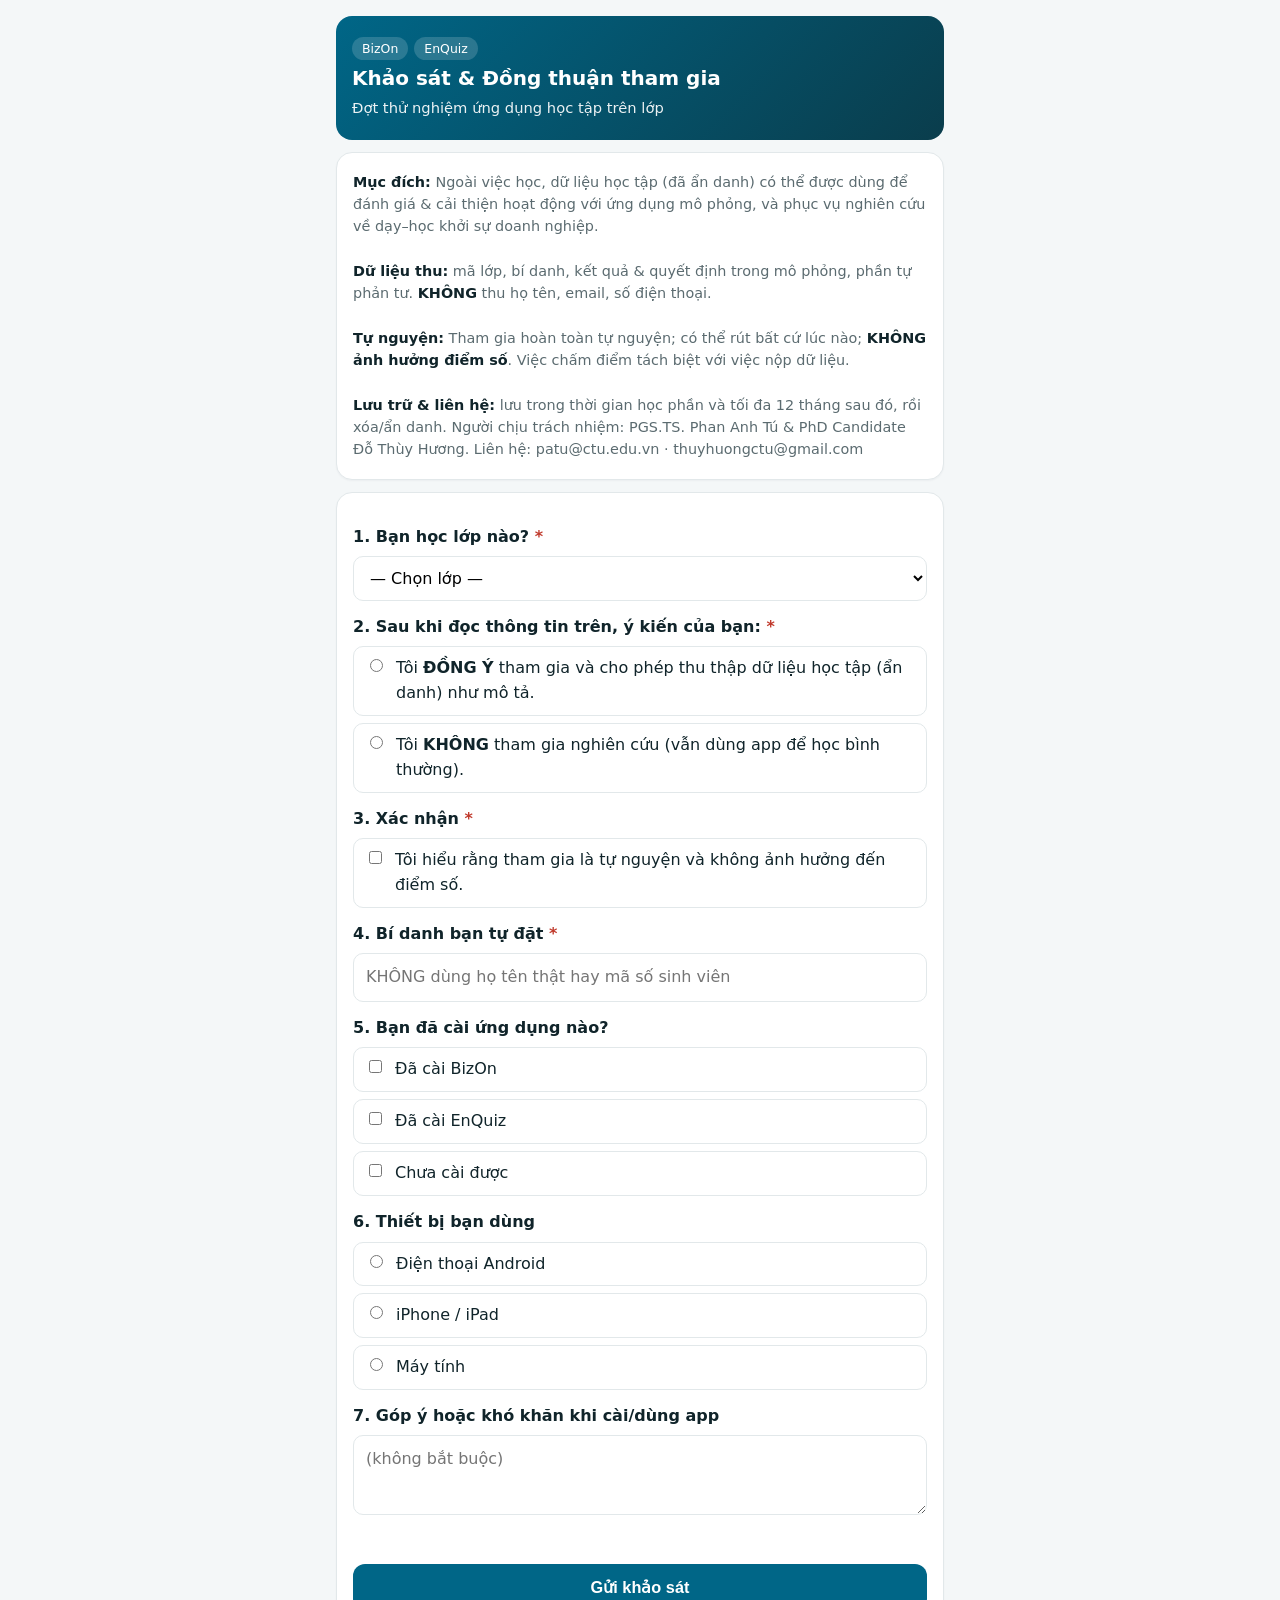
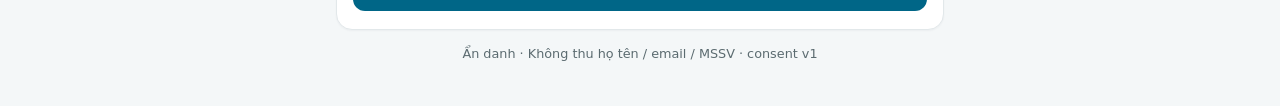
<file: khaosat/index.html>
<!doctype html><html lang="vi"><head>
<meta charset="utf-8"><meta name="viewport" content="width=device-width, initial-scale=1">
<meta name="robots" content="noindex">
<title>Khảo sát & Đồng thuận · BizOn / EnQuiz</title>
<style>
:root{--teal:#006687;--ink:#10242a;--muted:#5b6b70;--line:#e2e8ea;--bg:#f4f7f8}
*{box-sizing:border-box}
body{margin:0;background:var(--bg);color:var(--ink);font:16px/1.55 system-ui,-apple-system,Segoe UI,Roboto,'Be Vietnam Pro',sans-serif}
.wrap{max-width:640px;margin:0 auto;padding:16px}
.card{background:#fff;border:1px solid var(--line);border-radius:16px;padding:18px 16px;margin:12px 0;box-shadow:0 1px 2px rgba(16,36,42,.04)}
.head{background:linear-gradient(135deg,var(--teal),#0a3d4c);color:#fff;border-radius:16px;padding:20px 16px}
.head h1{margin:.1em 0;font-size:1.25rem}
.head p{margin:.2em 0 0;opacity:.92;font-size:.92rem}
.badge{display:inline-block;background:rgba(255,255,255,.16);border-radius:999px;padding:2px 10px;font-size:.78rem;margin-right:6px}
h2{font-size:1rem;margin:.2em 0 .6em}
.info{font-size:.9rem;color:var(--muted)}
.info b{color:var(--ink)}
label.q{display:block;font-weight:600;margin:14px 0 6px}
.req{color:#c0392b}
select,input[type=text],textarea{width:100%;padding:11px 12px;border:1px solid var(--line);border-radius:10px;font:inherit;background:#fff}
textarea{min-height:80px;resize:vertical}
.opt{display:flex;gap:10px;align-items:flex-start;padding:9px 11px;border:1px solid var(--line);border-radius:10px;margin:7px 0;cursor:pointer}
.opt input{margin-top:3px}
.opt span{flex:1}
button{width:100%;margin-top:18px;background:var(--teal);color:#fff;border:0;border-radius:12px;padding:14px;font-weight:700;font-size:1.02rem;cursor:pointer}
button:disabled{opacity:.6}
.err{color:#c0392b;font-size:.88rem;margin-top:8px;min-height:1.1em}
.hp{position:absolute;left:-9999px;top:-9999px}
.done{text-align:center;padding:26px 8px}
.done .tick{width:64px;height:64px;border-radius:50%;background:#e6f4ea;color:#1e7a43;display:grid;place-items:center;margin:0 auto 12px;font-size:34px}
.foot{font-size:.8rem;color:var(--muted);text-align:center;margin:14px 0 26px}
</style></head><body>
<div class="wrap">
  <div class="head">
    <span class="badge">BizOn</span><span class="badge">EnQuiz</span>
    <h1>Khảo sát &amp; Đồng thuận tham gia</h1>
    <p>Đợt thử nghiệm ứng dụng học tập trên lớp</p>
  </div>

  <div id="form">
  <div class="card info">
    <b>Mục đích:</b> Ngoài việc học, dữ liệu học tập (đã ẩn danh) có thể được dùng để đánh giá &amp; cải thiện hoạt động với ứng dụng mô phỏng, và phục vụ nghiên cứu về dạy–học khởi sự doanh nghiệp.<br><br>
    <b>Dữ liệu thu:</b> mã lớp, bí danh, kết quả &amp; quyết định trong mô phỏng, phần tự phản tư. <b>KHÔNG</b> thu họ tên, email, số điện thoại.<br><br>
    <b>Tự nguyện:</b> Tham gia hoàn toàn tự nguyện; có thể rút bất cứ lúc nào; <b>KHÔNG ảnh hưởng điểm số</b>. Việc chấm điểm tách biệt với việc nộp dữ liệu.<br><br>
    <b>Lưu trữ &amp; liên hệ:</b> lưu trong thời gian học phần và tối đa 12 tháng sau đó, rồi xóa/ẩn danh. Người chịu trách nhiệm: PGS.TS. Phan Anh Tú &amp; PhD Candidate Đỗ Thùy Hương. Liên hệ: patu@ctu.edu.vn &middot; thuyhuongctu@gmail.com
  </div>

  <div class="card">
    <label class="q">1. Bạn học lớp nào? <span class="req">*</span></label>
    <select id="lop">
      <option value="">— Chọn lớp —</option>
      <option value="KT330H-M01">KT330H · M01 (CTU, Thầy Tú)</option>
      <option value="KT330H-M02">KT330H · M02 (CTU, Thầy Tú)</option>
      <option value="KT338">KT338 (CTU, Thầy Tú)</option>
      <option value="EC1606">EC1606 · Khởi sự doanh nghiệp</option>
      <option value="Khac">Khác</option>
    </select>

    <label class="q">2. Sau khi đọc thông tin trên, ý kiến của bạn: <span class="req">*</span></label>
    <label class="opt"><input type="radio" name="dy" value="dong_y"><span>Tôi <b>ĐỒNG Ý</b> tham gia và cho phép thu thập dữ liệu học tập (ẩn danh) như mô tả.</span></label>
    <label class="opt"><input type="radio" name="dy" value="khong"><span>Tôi <b>KHÔNG</b> tham gia nghiên cứu (vẫn dùng app để học bình thường).</span></label>

    <label class="q">3. Xác nhận <span class="req">*</span></label>
    <label class="opt"><input type="checkbox" id="hieu"><span>Tôi hiểu rằng tham gia là tự nguyện và không ảnh hưởng đến điểm số.</span></label>

    <label class="q">4. Bí danh bạn tự đặt <span class="req">*</span></label>
    <input type="text" id="bidanh" maxlength="80" placeholder="KHÔNG dùng họ tên thật hay mã số sinh viên">

    <label class="q">5. Bạn đã cài ứng dụng nào?</label>
    <label class="opt"><input type="checkbox" class="cai" value="BizOn"><span>Đã cài BizOn</span></label>
    <label class="opt"><input type="checkbox" class="cai" value="EnQuiz"><span>Đã cài EnQuiz</span></label>
    <label class="opt"><input type="checkbox" class="cai" value="Chua"><span>Chưa cài được</span></label>

    <label class="q">6. Thiết bị bạn dùng</label>
    <label class="opt"><input type="radio" name="tb" value="Android"><span>Điện thoại Android</span></label>
    <label class="opt"><input type="radio" name="tb" value="iPhone/iPad"><span>iPhone / iPad</span></label>
    <label class="opt"><input type="radio" name="tb" value="May tinh"><span>Máy tính</span></label>

    <label class="q">7. Góp ý hoặc khó khăn khi cài/dùng app</label>
    <textarea id="gopy" maxlength="2000" placeholder="(không bắt buộc)"></textarea>

    <input class="hp" type="text" id="website" tabindex="-1" autocomplete="off" aria-hidden="true">
    <div class="err" id="err"></div>
    <button id="send">Gửi khảo sát</button>
  </div>
  </div>

  <div id="thanks" class="card done" style="display:none">
    <div class="tick">&#10003;</div>
    <h2>Cảm ơn bạn đã trả lời!</h2>
    <p class="info">Bạn có thể đóng trang này. Nếu chưa cài app, hãy làm theo hướng dẫn của giảng viên.</p>
  </div>

  <div class="foot">Ẩn danh &middot; Không thu họ tên / email / MSSV &middot; consent v1</div>
</div>

<script>
(function(){
  var ENDPOINT='https://kdpjlbqvdlntsfhrmchm.supabase.co/functions/v1/khaosat';
  var btn=document.getElementById('send'), err=document.getElementById('err');
  function val(sel){var el=document.querySelector(sel);return el?el.value:'';}
  function radio(name){var el=document.querySelector('input[name="'+name+'"]:checked');return el?el.value:'';}
  btn.addEventListener('click', async function(){
    err.textContent='';
    var lop=val('#lop'), dy=radio('dy'), hieu=document.getElementById('hieu').checked, bidanh=val('#bidanh').trim();
    if(!lop){err.textContent='Vui lòng chọn lớp.';return;}
    if(!dy){err.textContent='Vui lòng chọn ý kiến đồng thuận.';return;}
    if(!hieu){err.textContent='Vui lòng tích xác nhận ở mục 3.';return;}
    if(!bidanh){err.textContent='Vui lòng nhập bí danh.';return;}
    var cai=[].slice.call(document.querySelectorAll('.cai:checked')).map(function(x){return x.value;});
    var payload={lop:lop,dong_y:dy,hieu_tu_nguyen:hieu,bi_danh:bidanh,da_cai:cai,thiet_bi:radio('tb'),gop_y:val('#gopy').trim(),website:val('#website'),client_ts:new Date().toISOString()};
    btn.disabled=true; btn.textContent='Đang gửi...';
    try{
      var r=await fetch(ENDPOINT,{method:'POST',headers:{'Content-Type':'application/json'},body:JSON.stringify(payload)});
      var d=await r.json();
      if(d && d.ok){document.getElementById('form').style.display='none';document.getElementById('thanks').style.display='block';window.scrollTo(0,0);}
      else{err.textContent=(d&&d.error)?('Lỗi: '+d.error):'Gửi thất bại, thử lại.';btn.disabled=false;btn.textContent='Gửi khảo sát';}
    }catch(e){err.textContent='Lỗi mạng, thử lại.';btn.disabled=false;btn.textContent='Gửi khảo sát';}
  });
})();
</script>
</body></html>
</file>
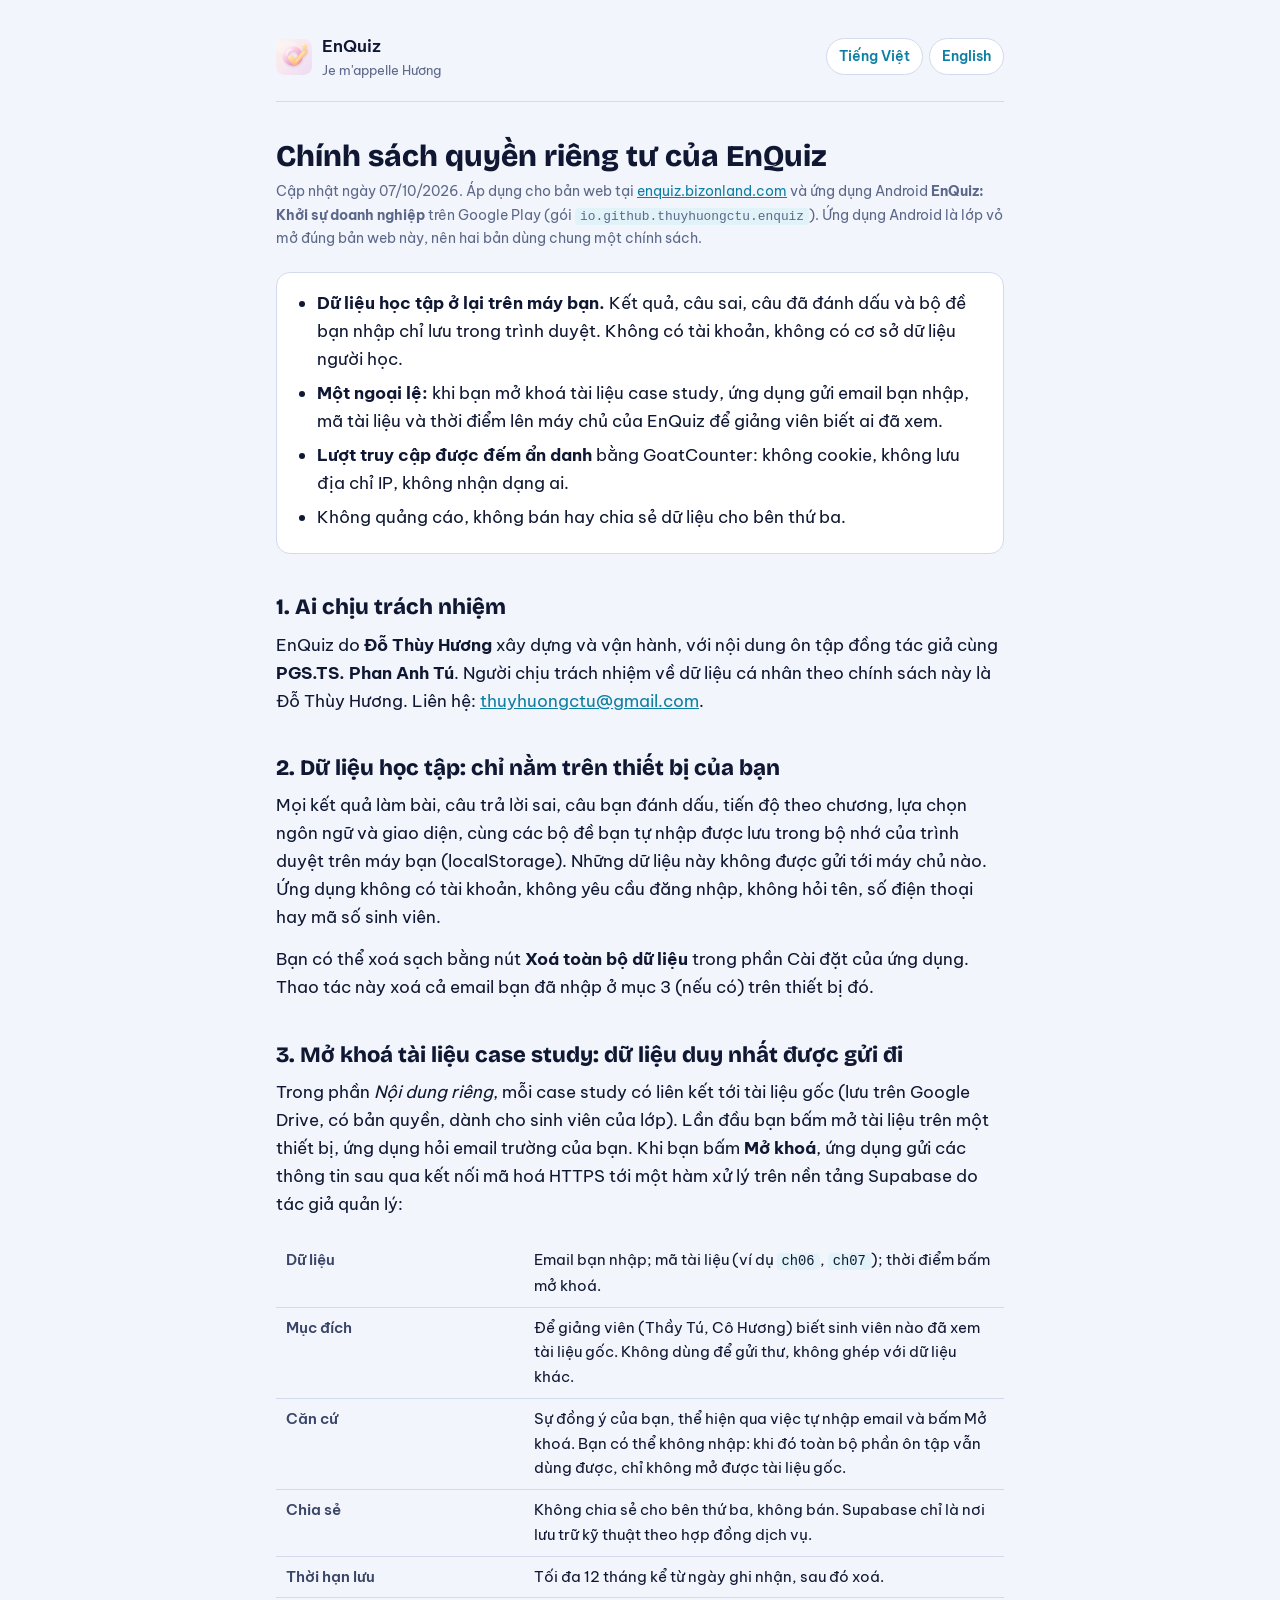
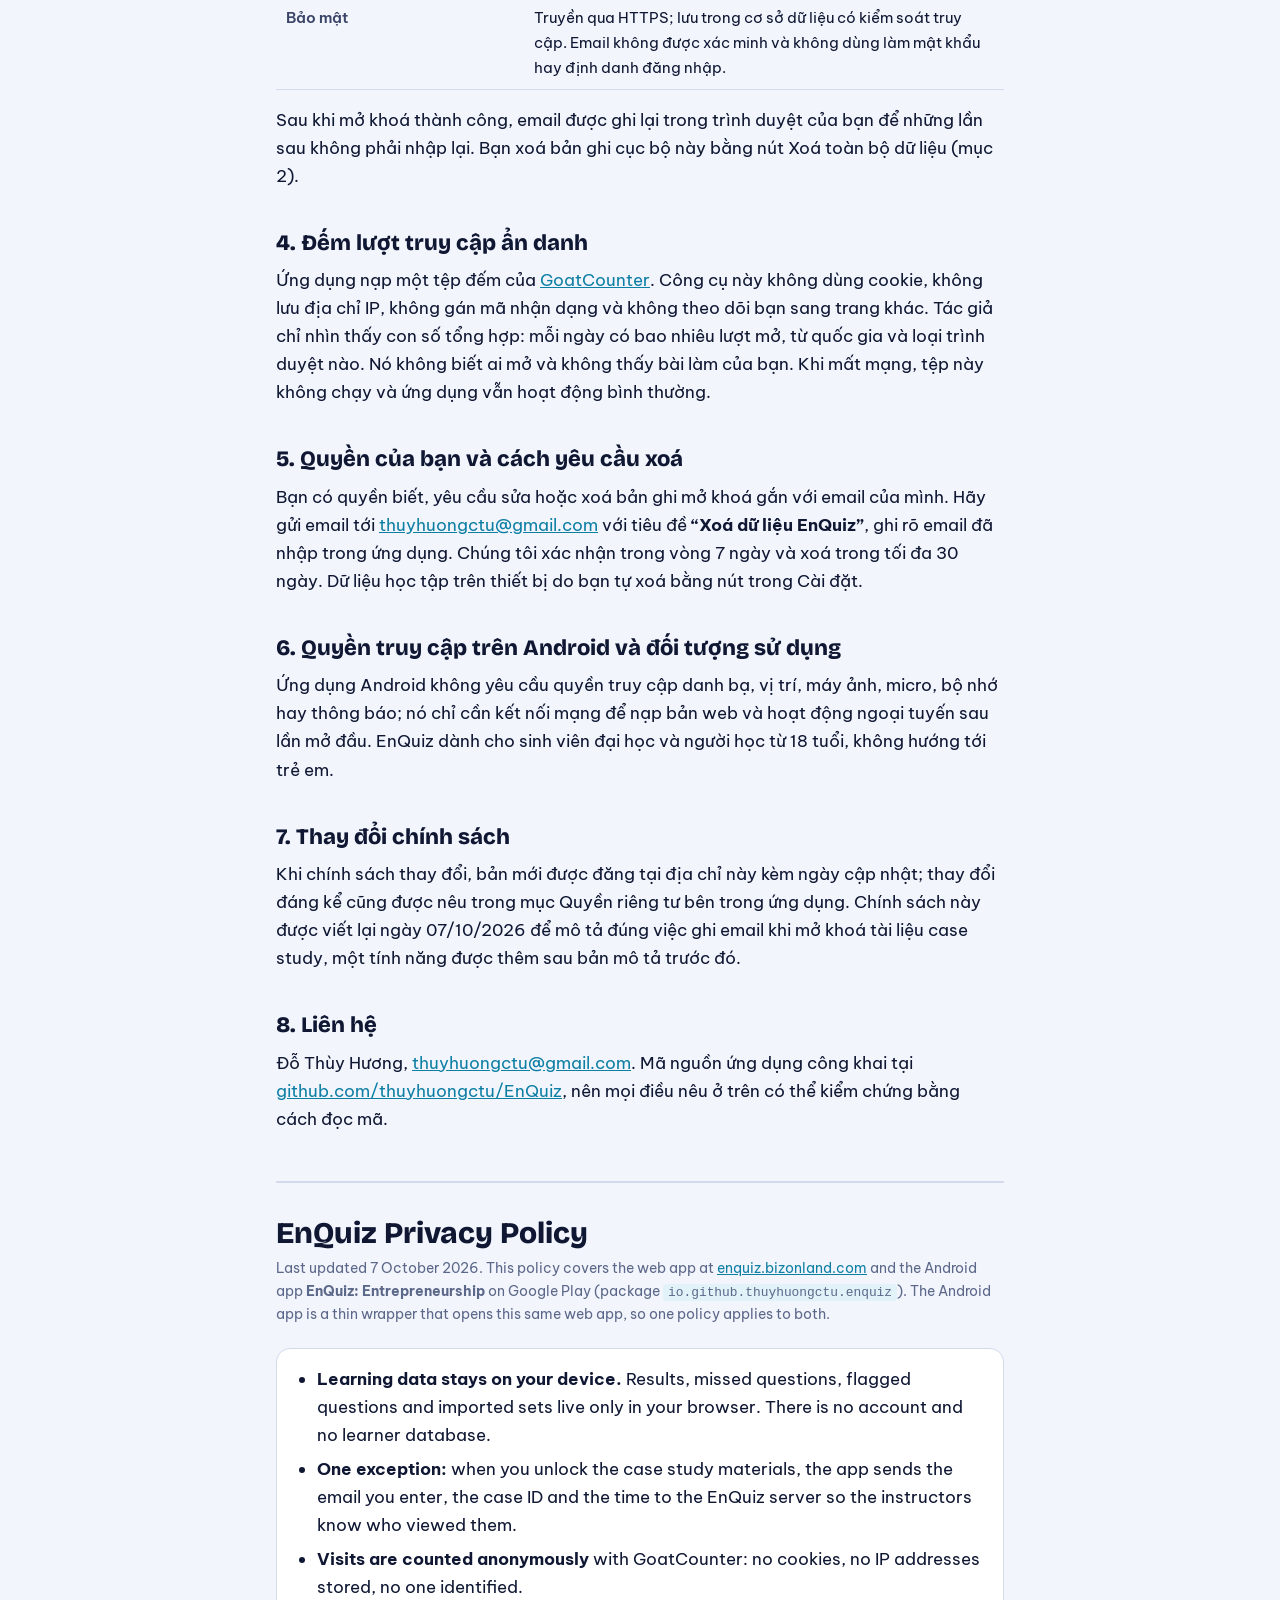
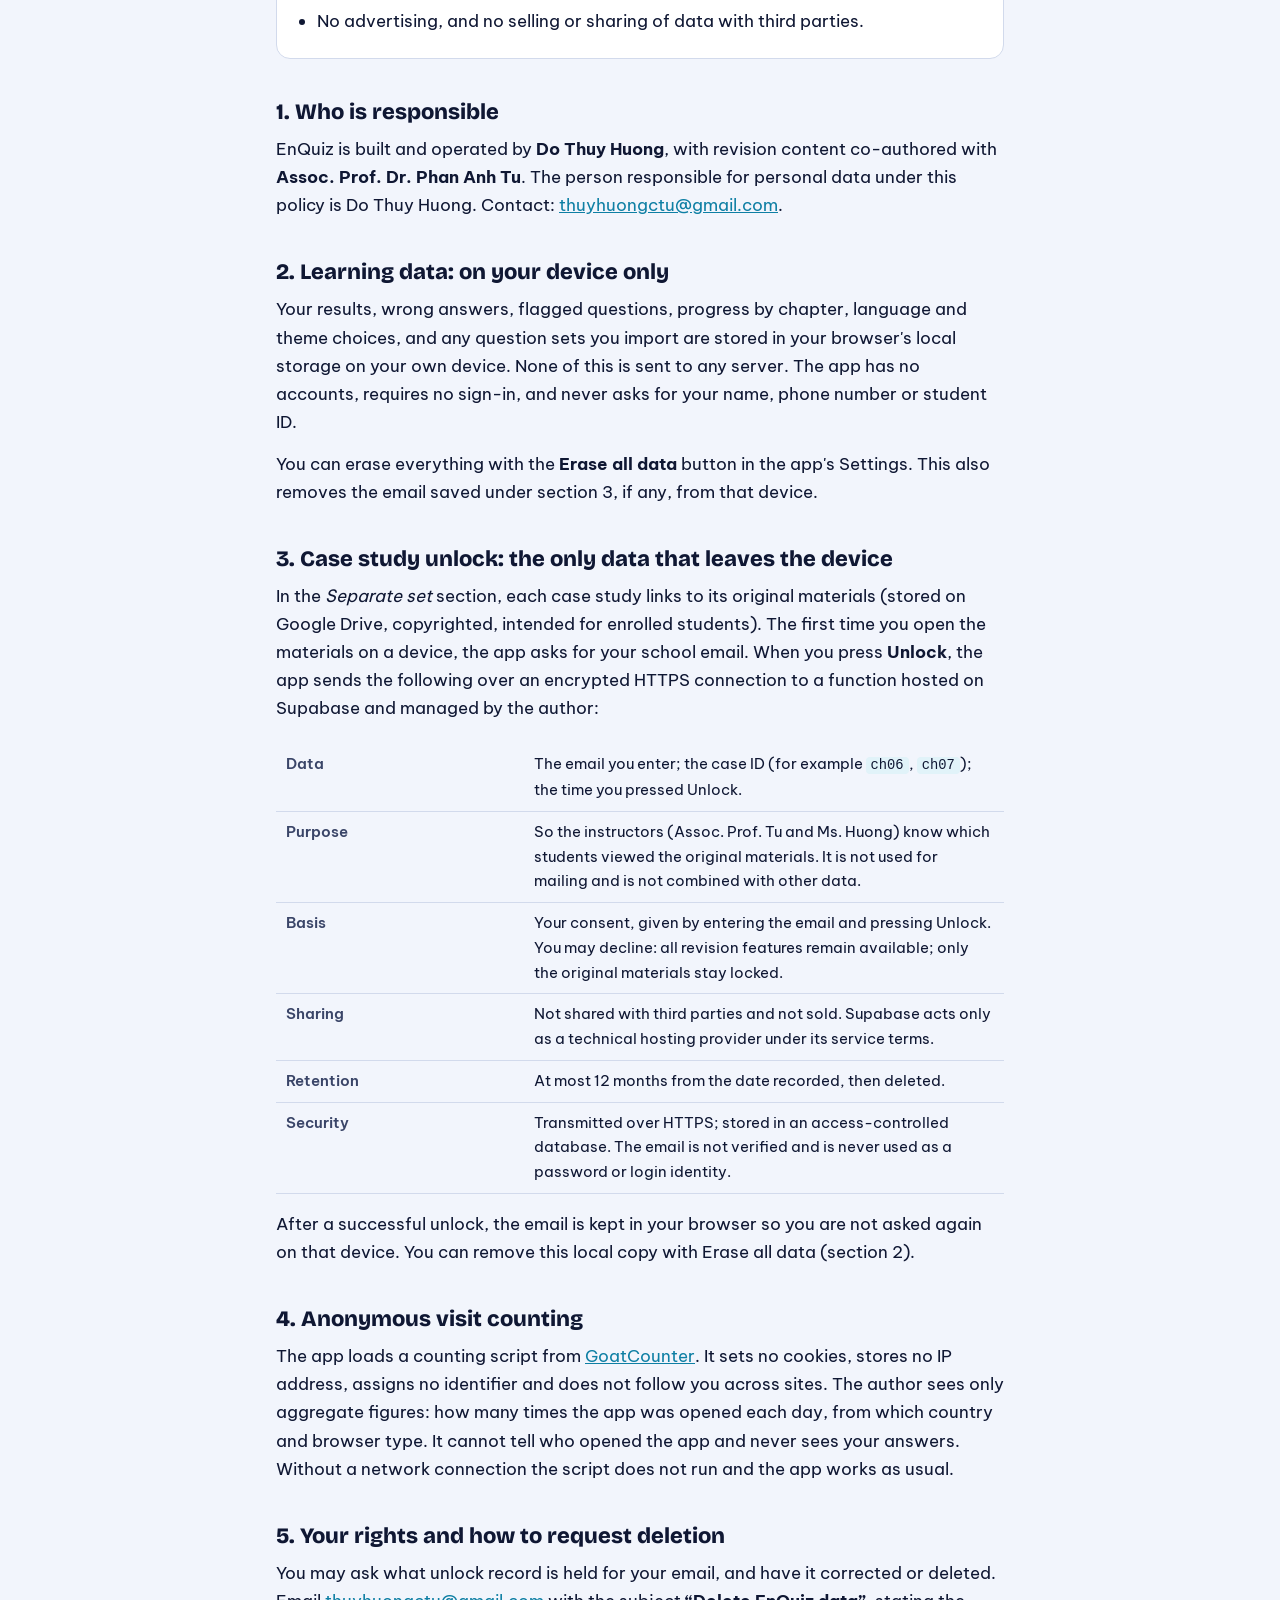
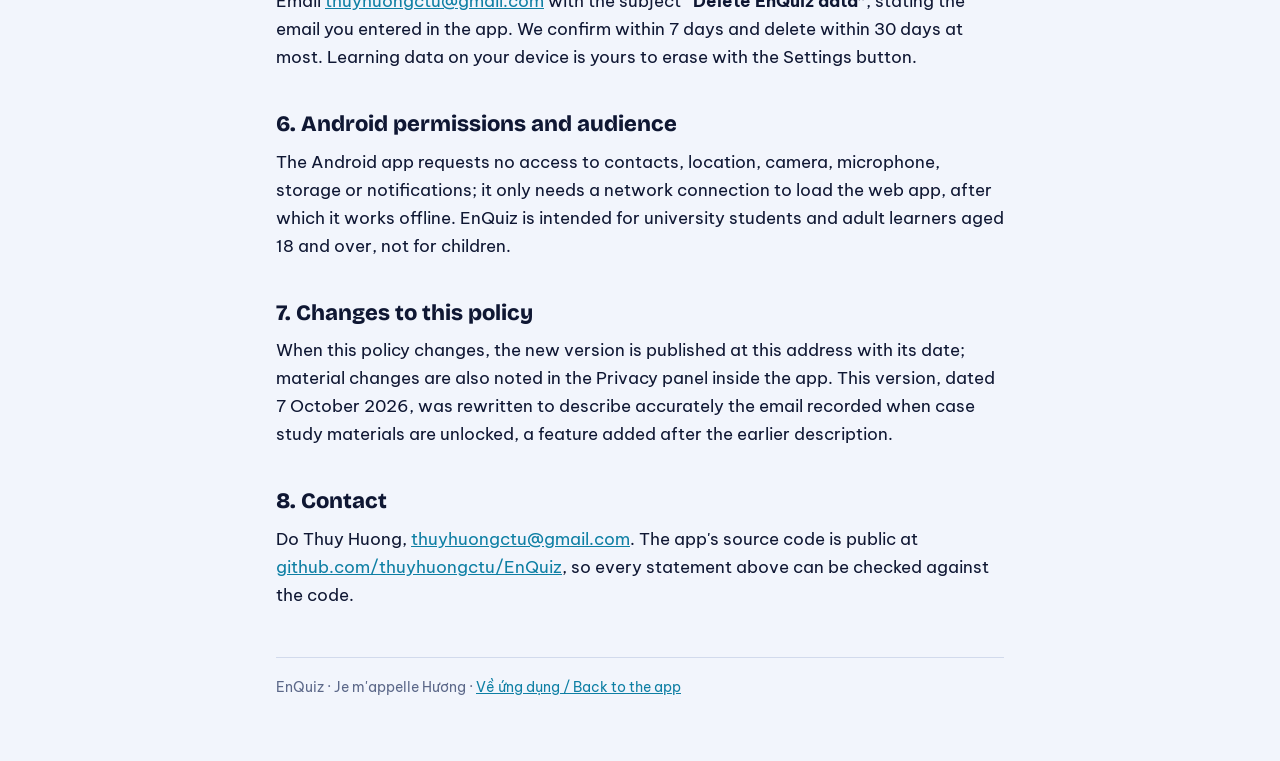
<file: chinh-sach.html>
<!DOCTYPE html>
<html lang="vi">
<head>
<meta charset="UTF-8">
<meta name="viewport" content="width=device-width, initial-scale=1, viewport-fit=cover">
<meta name="description" content="Chính sách quyền riêng tư của EnQuiz: dữ liệu học tập ở lại trên máy; chỉ ghi email khi mở khoá tài liệu case study; đếm lượt truy cập ẩn danh.">
<meta name="author" content="Đỗ Thùy Hương và Phan Anh Tú">
<meta name="robots" content="index, follow">
<meta name="theme-color" content="#F2F5FC" media="(prefers-color-scheme: light)">
<meta name="theme-color" content="#060A1C" media="(prefers-color-scheme: dark)">
<title>Chính sách quyền riêng tư · Privacy Policy | EnQuiz</title>
<link rel="canonical" href="https://enquiz.bizonland.com/chinh-sach.html">
<link rel="icon" href="assets/img/logo.svg" type="image/svg+xml">
<link rel="icon" href="assets/icons/favicon-32.png" sizes="32x32">
<link rel="stylesheet" href="assets/css/fonts.css">
<style>
  /* Trang tĩnh, không mã JavaScript, không gọi ra ngoài. Phông nhúng sẵn trong kho. */
  :root {
    color-scheme: light dark;
    --bg: #F2F5FC;
    --surface: #ffffff;
    --border: #D2DAEC;
    --text: #0F1733;
    --text-soft: #3A4568;
    --muted: #5C6889;
    --primary: #0E7FA4;
    --primary-soft: #E1F3F9;
    --secondary: #B85585;
    --secondary-soft: #FBEAF2;
    --note-bg: #FFF7E6;
    --note-border: #F0D9A6;
  }
  @media (prefers-color-scheme: dark) {
    :root {
      --bg: #060A1C;
      --surface: #0D1430;
      --border: #26325C;
      --text: #E9EEF7;
      --text-soft: #C3CDE2;
      --muted: #9BA8C4;
      --primary: #62D6F5;
      --primary-soft: #11304A;
      --secondary: #F09DC6;
      --secondary-soft: #3A1F33;
      --note-bg: #2A2410;
      --note-border: #5A4A1E;
    }
  }
  * { box-sizing: border-box; }
  html { -webkit-text-size-adjust: 100%; }
  body {
    margin: 0;
    background: var(--bg);
    color: var(--text);
    font-family: 'Be Vietnam Pro', 'Segoe UI', system-ui, sans-serif;
    font-size: 17px;
    line-height: 1.65;
  }
  .wrap { max-width: 760px; margin: 0 auto; padding: 24px 16px 64px; }
  header.top {
    display: flex; align-items: center; justify-content: space-between; gap: 12px;
    padding: 8px 0 20px; border-bottom: 1px solid var(--border); margin-bottom: 28px;
  }
  .brand { display: flex; align-items: center; gap: 10px; text-decoration: none; color: var(--text); font-weight: 600; }
  .brand img { width: 36px; height: 36px; }
  .brand small { display: block; font-weight: 400; color: var(--muted); font-size: 13px; }
  nav.lang { display: flex; gap: 6px; }
  nav.lang a {
    text-decoration: none; color: var(--primary); font-size: 14px; font-weight: 600;
    padding: 6px 12px; border: 1px solid var(--border); border-radius: 999px; background: var(--surface);
  }
  h1, h2, h3 {
    font-family: 'Bricolage Grotesque', 'Be Vietnam Pro', system-ui, sans-serif;
    line-height: 1.2; text-wrap: balance; margin: 0;
  }
  h1 { font-size: 30px; font-weight: 800; margin-bottom: 6px; }
  h2 { font-size: 22px; font-weight: 800; margin: 40px 0 10px; }
  h3 { font-size: 17px; font-weight: 600; margin: 24px 0 6px; }
  .meta { color: var(--muted); font-size: 14px; margin: 0 0 22px; }
  p { margin: 0 0 14px; }
  ul { margin: 0 0 14px; padding-left: 22px; }
  li { margin-bottom: 6px; }
  a { color: var(--primary); }
  code { font-family: ui-monospace, Consolas, monospace; font-size: 0.92em; background: var(--primary-soft); padding: 1px 5px; border-radius: 4px; }
  .summary {
    background: var(--surface); border: 1px solid var(--border); border-radius: 14px;
    padding: 16px 18px; margin: 0 0 8px;
  }
  .summary ul { margin: 0; }
  .note {
    background: var(--note-bg); border: 1px solid var(--note-border); border-radius: 12px;
    padding: 12px 16px; margin: 14px 0; font-size: 15px;
  }
  table { border-collapse: collapse; width: 100%; font-size: 15px; margin: 8px 0 16px; }
  th, td { text-align: left; vertical-align: top; padding: 8px 10px; border-bottom: 1px solid var(--border); }
  th { color: var(--text-soft); font-weight: 600; width: 34%; }
  .tablewrap { overflow-x: auto; }
  section.lang-block { padding-top: 8px; }
  section.lang-block + section.lang-block { margin-top: 48px; padding-top: 32px; border-top: 2px solid var(--border); }
  footer { margin-top: 48px; padding-top: 18px; border-top: 1px solid var(--border); color: var(--muted); font-size: 14px; }
  a:focus-visible { outline: 2px solid var(--secondary); outline-offset: 2px; }
</style>
</head>
<body>
<div class="wrap">

<header class="top">
  <a class="brand" href="./">
    <img src="assets/img/logo.svg" alt="" width="36" height="36">
    <span>EnQuiz<small>Je m'appelle Hương</small></span>
  </a>
  <nav class="lang" aria-label="Ngôn ngữ / Language">
    <a href="#vi">Tiếng Việt</a>
    <a href="#en">English</a>
  </nav>
</header>

<!-- ===================================================== TIẾNG VIỆT -->
<section class="lang-block" id="vi" lang="vi">
  <h1>Chính sách quyền riêng tư của EnQuiz</h1>
  <p class="meta">Cập nhật ngày 07/10/2026. Áp dụng cho bản web tại <a href="https://enquiz.bizonland.com/">enquiz.bizonland.com</a> và ứng dụng Android <strong>EnQuiz: Khởi sự doanh nghiệp</strong> trên Google Play (gói <code>io.github.thuyhuongctu.enquiz</code>). Ứng dụng Android là lớp vỏ mở đúng bản web này, nên hai bản dùng chung một chính sách.</p>

  <div class="summary">
    <ul>
      <li><strong>Dữ liệu học tập ở lại trên máy bạn.</strong> Kết quả, câu sai, câu đã đánh dấu và bộ đề bạn nhập chỉ lưu trong trình duyệt. Không có tài khoản, không có cơ sở dữ liệu người học.</li>
      <li><strong>Một ngoại lệ:</strong> khi bạn mở khoá tài liệu case study, ứng dụng gửi email bạn nhập, mã tài liệu và thời điểm lên máy chủ của EnQuiz để giảng viên biết ai đã xem.</li>
      <li><strong>Lượt truy cập được đếm ẩn danh</strong> bằng GoatCounter: không cookie, không lưu địa chỉ IP, không nhận dạng ai.</li>
      <li>Không quảng cáo, không bán hay chia sẻ dữ liệu cho bên thứ ba.</li>
    </ul>
  </div>

  <h2>1. Ai chịu trách nhiệm</h2>
  <p>EnQuiz do <strong>Đỗ Thùy Hương</strong> xây dựng và vận hành, với nội dung ôn tập đồng tác giả cùng <strong>PGS.TS. Phan Anh Tú</strong>. Người chịu trách nhiệm về dữ liệu cá nhân theo chính sách này là Đỗ Thùy Hương. Liên hệ: <a href="mailto:thuyhuongctu@gmail.com">thuyhuongctu@gmail.com</a>.</p>

  <h2>2. Dữ liệu học tập: chỉ nằm trên thiết bị của bạn</h2>
  <p>Mọi kết quả làm bài, câu trả lời sai, câu bạn đánh dấu, tiến độ theo chương, lựa chọn ngôn ngữ và giao diện, cùng các bộ đề bạn tự nhập được lưu trong bộ nhớ của trình duyệt trên máy bạn (localStorage). Những dữ liệu này không được gửi tới máy chủ nào. Ứng dụng không có tài khoản, không yêu cầu đăng nhập, không hỏi tên, số điện thoại hay mã số sinh viên.</p>
  <p>Bạn có thể xoá sạch bằng nút <strong>Xoá toàn bộ dữ liệu</strong> trong phần Cài đặt của ứng dụng. Thao tác này xoá cả email bạn đã nhập ở mục 3 (nếu có) trên thiết bị đó.</p>

  <h2>3. Mở khoá tài liệu case study: dữ liệu duy nhất được gửi đi</h2>
  <p>Trong phần <em>Nội dung riêng</em>, mỗi case study có liên kết tới tài liệu gốc (lưu trên Google Drive, có bản quyền, dành cho sinh viên của lớp). Lần đầu bạn bấm mở tài liệu trên một thiết bị, ứng dụng hỏi email trường của bạn. Khi bạn bấm <strong>Mở khoá</strong>, ứng dụng gửi các thông tin sau qua kết nối mã hoá HTTPS tới một hàm xử lý trên nền tảng Supabase do tác giả quản lý:</p>
  <div class="tablewrap">
  <table>
    <tr><th>Dữ liệu</th><td>Email bạn nhập; mã tài liệu (ví dụ <code>ch06</code>, <code>ch07</code>); thời điểm bấm mở khoá.</td></tr>
    <tr><th>Mục đích</th><td>Để giảng viên (Thầy Tú, Cô Hương) biết sinh viên nào đã xem tài liệu gốc. Không dùng để gửi thư, không ghép với dữ liệu khác.</td></tr>
    <tr><th>Căn cứ</th><td>Sự đồng ý của bạn, thể hiện qua việc tự nhập email và bấm Mở khoá. Bạn có thể không nhập: khi đó toàn bộ phần ôn tập vẫn dùng được, chỉ không mở được tài liệu gốc.</td></tr>
    <tr><th>Chia sẻ</th><td>Không chia sẻ cho bên thứ ba, không bán. Supabase chỉ là nơi lưu trữ kỹ thuật theo hợp đồng dịch vụ.</td></tr>
    <tr><th>Thời hạn lưu</th><td>Tối đa 12 tháng kể từ ngày ghi nhận, sau đó xoá.</td></tr>
    <tr><th>Bảo mật</th><td>Truyền qua HTTPS; lưu trong cơ sở dữ liệu có kiểm soát truy cập. Email không được xác minh và không dùng làm mật khẩu hay định danh đăng nhập.</td></tr>
  </table>
  </div>
  <p>Sau khi mở khoá thành công, email được ghi lại trong trình duyệt của bạn để những lần sau không phải nhập lại. Bạn xoá bản ghi cục bộ này bằng nút Xoá toàn bộ dữ liệu (mục 2).</p>

  <h2>4. Đếm lượt truy cập ẩn danh</h2>
  <p>Ứng dụng nạp một tệp đếm của <a href="https://www.goatcounter.com/">GoatCounter</a>. Công cụ này không dùng cookie, không lưu địa chỉ IP, không gán mã nhận dạng và không theo dõi bạn sang trang khác. Tác giả chỉ nhìn thấy con số tổng hợp: mỗi ngày có bao nhiêu lượt mở, từ quốc gia và loại trình duyệt nào. Nó không biết ai mở và không thấy bài làm của bạn. Khi mất mạng, tệp này không chạy và ứng dụng vẫn hoạt động bình thường.</p>

  <h2 id="xoa-du-lieu">5. Quyền của bạn và cách yêu cầu xoá</h2>
  <p>Bạn có quyền biết, yêu cầu sửa hoặc xoá bản ghi mở khoá gắn với email của mình. Hãy gửi email tới <a href="mailto:thuyhuongctu@gmail.com?subject=Xo%C3%A1%20d%E1%BB%AF%20li%E1%BB%87u%20EnQuiz">thuyhuongctu@gmail.com</a> với tiêu đề <strong>“Xoá dữ liệu EnQuiz”</strong>, ghi rõ email đã nhập trong ứng dụng. Chúng tôi xác nhận trong vòng 7 ngày và xoá trong tối đa 30 ngày. Dữ liệu học tập trên thiết bị do bạn tự xoá bằng nút trong Cài đặt.</p>

  <h2>6. Quyền truy cập trên Android và đối tượng sử dụng</h2>
  <p>Ứng dụng Android không yêu cầu quyền truy cập danh bạ, vị trí, máy ảnh, micro, bộ nhớ hay thông báo; nó chỉ cần kết nối mạng để nạp bản web và hoạt động ngoại tuyến sau lần mở đầu. EnQuiz dành cho sinh viên đại học và người học từ 18 tuổi, không hướng tới trẻ em.</p>

  <h2>7. Thay đổi chính sách</h2>
  <p>Khi chính sách thay đổi, bản mới được đăng tại địa chỉ này kèm ngày cập nhật; thay đổi đáng kể cũng được nêu trong mục Quyền riêng tư bên trong ứng dụng. Chính sách này được viết lại ngày 07/10/2026 để mô tả đúng việc ghi email khi mở khoá tài liệu case study, một tính năng được thêm sau bản mô tả trước đó.</p>

  <h2>8. Liên hệ</h2>
  <p>Đỗ Thùy Hương, <a href="mailto:thuyhuongctu@gmail.com">thuyhuongctu@gmail.com</a>. Mã nguồn ứng dụng công khai tại <a href="https://github.com/thuyhuongctu/EnQuiz">github.com/thuyhuongctu/EnQuiz</a>, nên mọi điều nêu ở trên có thể kiểm chứng bằng cách đọc mã.</p>
</section>

<!-- ===================================================== ENGLISH -->
<section class="lang-block" id="en" lang="en">
  <h1>EnQuiz Privacy Policy</h1>
  <p class="meta">Last updated 7 October 2026. This policy covers the web app at <a href="https://enquiz.bizonland.com/">enquiz.bizonland.com</a> and the Android app <strong>EnQuiz: Entrepreneurship</strong> on Google Play (package <code>io.github.thuyhuongctu.enquiz</code>). The Android app is a thin wrapper that opens this same web app, so one policy applies to both.</p>

  <div class="summary">
    <ul>
      <li><strong>Learning data stays on your device.</strong> Results, missed questions, flagged questions and imported sets live only in your browser. There is no account and no learner database.</li>
      <li><strong>One exception:</strong> when you unlock the case study materials, the app sends the email you enter, the case ID and the time to the EnQuiz server so the instructors know who viewed them.</li>
      <li><strong>Visits are counted anonymously</strong> with GoatCounter: no cookies, no IP addresses stored, no one identified.</li>
      <li>No advertising, and no selling or sharing of data with third parties.</li>
    </ul>
  </div>

  <h2>1. Who is responsible</h2>
  <p>EnQuiz is built and operated by <strong>Do Thuy Huong</strong>, with revision content co-authored with <strong>Assoc. Prof. Dr. Phan Anh Tu</strong>. The person responsible for personal data under this policy is Do Thuy Huong. Contact: <a href="mailto:thuyhuongctu@gmail.com">thuyhuongctu@gmail.com</a>.</p>

  <h2>2. Learning data: on your device only</h2>
  <p>Your results, wrong answers, flagged questions, progress by chapter, language and theme choices, and any question sets you import are stored in your browser's local storage on your own device. None of this is sent to any server. The app has no accounts, requires no sign-in, and never asks for your name, phone number or student ID.</p>
  <p>You can erase everything with the <strong>Erase all data</strong> button in the app's Settings. This also removes the email saved under section 3, if any, from that device.</p>

  <h2>3. Case study unlock: the only data that leaves the device</h2>
  <p>In the <em>Separate set</em> section, each case study links to its original materials (stored on Google Drive, copyrighted, intended for enrolled students). The first time you open the materials on a device, the app asks for your school email. When you press <strong>Unlock</strong>, the app sends the following over an encrypted HTTPS connection to a function hosted on Supabase and managed by the author:</p>
  <div class="tablewrap">
  <table>
    <tr><th>Data</th><td>The email you enter; the case ID (for example <code>ch06</code>, <code>ch07</code>); the time you pressed Unlock.</td></tr>
    <tr><th>Purpose</th><td>So the instructors (Assoc. Prof. Tu and Ms. Huong) know which students viewed the original materials. It is not used for mailing and is not combined with other data.</td></tr>
    <tr><th>Basis</th><td>Your consent, given by entering the email and pressing Unlock. You may decline: all revision features remain available; only the original materials stay locked.</td></tr>
    <tr><th>Sharing</th><td>Not shared with third parties and not sold. Supabase acts only as a technical hosting provider under its service terms.</td></tr>
    <tr><th>Retention</th><td>At most 12 months from the date recorded, then deleted.</td></tr>
    <tr><th>Security</th><td>Transmitted over HTTPS; stored in an access-controlled database. The email is not verified and is never used as a password or login identity.</td></tr>
  </table>
  </div>
  <p>After a successful unlock, the email is kept in your browser so you are not asked again on that device. You can remove this local copy with Erase all data (section 2).</p>

  <h2>4. Anonymous visit counting</h2>
  <p>The app loads a counting script from <a href="https://www.goatcounter.com/">GoatCounter</a>. It sets no cookies, stores no IP address, assigns no identifier and does not follow you across sites. The author sees only aggregate figures: how many times the app was opened each day, from which country and browser type. It cannot tell who opened the app and never sees your answers. Without a network connection the script does not run and the app works as usual.</p>

  <h2 id="delete-data">5. Your rights and how to request deletion</h2>
  <p>You may ask what unlock record is held for your email, and have it corrected or deleted. Email <a href="mailto:thuyhuongctu@gmail.com?subject=Delete%20EnQuiz%20data">thuyhuongctu@gmail.com</a> with the subject <strong>“Delete EnQuiz data”</strong>, stating the email you entered in the app. We confirm within 7 days and delete within 30 days at most. Learning data on your device is yours to erase with the Settings button.</p>

  <h2>6. Android permissions and audience</h2>
  <p>The Android app requests no access to contacts, location, camera, microphone, storage or notifications; it only needs a network connection to load the web app, after which it works offline. EnQuiz is intended for university students and adult learners aged 18 and over, not for children.</p>

  <h2>7. Changes to this policy</h2>
  <p>When this policy changes, the new version is published at this address with its date; material changes are also noted in the Privacy panel inside the app. This version, dated 7 October 2026, was rewritten to describe accurately the email recorded when case study materials are unlocked, a feature added after the earlier description.</p>

  <h2>8. Contact</h2>
  <p>Do Thuy Huong, <a href="mailto:thuyhuongctu@gmail.com">thuyhuongctu@gmail.com</a>. The app's source code is public at <a href="https://github.com/thuyhuongctu/EnQuiz">github.com/thuyhuongctu/EnQuiz</a>, so every statement above can be checked against the code.</p>
</section>

<footer>
  EnQuiz · Je m'appelle Hương · <a href="./">Về ứng dụng / Back to the app</a>
</footer>

</div>
</body>
</html>
</file>
<file: assets/css/fonts.css>
/* Phông nhúng sẵn trong kho — tải từ Google Fonts, giữ lại bộ ký tự
   vietnamese và latin. Nhúng tại chỗ để ứng dụng vẫn đúng phông khi
   mất mạng; gọi thẳng fonts.googleapis.com thì offline sẽ rơi về
   phông hệ thống. */

@font-face {
  font-family: 'Be Vietnam Pro';
  font-style: normal;
  font-weight: 400;
  font-display: swap;
  src: url(../fonts/be-vietnam-pro-400-vietnamese.woff2) format('woff2');
  unicode-range: U+0102-0103, U+0110-0111, U+0128-0129, U+0168-0169, U+01A0-01A1, U+01AF-01B0, U+0300-0301, U+0303-0304, U+0308-0309, U+0323, U+0329, U+1EA0-1EF9, U+20AB;
}
@font-face {
  font-family: 'Be Vietnam Pro';
  font-style: normal;
  font-weight: 400;
  font-display: swap;
  src: url(../fonts/be-vietnam-pro-400-latin.woff2) format('woff2');
  unicode-range: U+0000-00FF, U+0131, U+0152-0153, U+02BB-02BC, U+02C6, U+02DA, U+02DC, U+0304, U+0308, U+0329, U+2000-206F, U+20AC, U+2122, U+2191, U+2193, U+2212, U+2215, U+FEFF, U+FFFD;
}
@font-face {
  font-family: 'Be Vietnam Pro';
  font-style: normal;
  font-weight: 500;
  font-display: swap;
  src: url(../fonts/be-vietnam-pro-500-vietnamese.woff2) format('woff2');
  unicode-range: U+0102-0103, U+0110-0111, U+0128-0129, U+0168-0169, U+01A0-01A1, U+01AF-01B0, U+0300-0301, U+0303-0304, U+0308-0309, U+0323, U+0329, U+1EA0-1EF9, U+20AB;
}
@font-face {
  font-family: 'Be Vietnam Pro';
  font-style: normal;
  font-weight: 500;
  font-display: swap;
  src: url(../fonts/be-vietnam-pro-500-latin.woff2) format('woff2');
  unicode-range: U+0000-00FF, U+0131, U+0152-0153, U+02BB-02BC, U+02C6, U+02DA, U+02DC, U+0304, U+0308, U+0329, U+2000-206F, U+20AC, U+2122, U+2191, U+2193, U+2212, U+2215, U+FEFF, U+FFFD;
}
@font-face {
  font-family: 'Be Vietnam Pro';
  font-style: normal;
  font-weight: 600;
  font-display: swap;
  src: url(../fonts/be-vietnam-pro-600-vietnamese.woff2) format('woff2');
  unicode-range: U+0102-0103, U+0110-0111, U+0128-0129, U+0168-0169, U+01A0-01A1, U+01AF-01B0, U+0300-0301, U+0303-0304, U+0308-0309, U+0323, U+0329, U+1EA0-1EF9, U+20AB;
}
@font-face {
  font-family: 'Be Vietnam Pro';
  font-style: normal;
  font-weight: 600;
  font-display: swap;
  src: url(../fonts/be-vietnam-pro-600-latin.woff2) format('woff2');
  unicode-range: U+0000-00FF, U+0131, U+0152-0153, U+02BB-02BC, U+02C6, U+02DA, U+02DC, U+0304, U+0308, U+0329, U+2000-206F, U+20AC, U+2122, U+2191, U+2193, U+2212, U+2215, U+FEFF, U+FFFD;
}
@font-face {
  font-family: 'Be Vietnam Pro';
  font-style: normal;
  font-weight: 700;
  font-display: swap;
  src: url(../fonts/be-vietnam-pro-700-vietnamese.woff2) format('woff2');
  unicode-range: U+0102-0103, U+0110-0111, U+0128-0129, U+0168-0169, U+01A0-01A1, U+01AF-01B0, U+0300-0301, U+0303-0304, U+0308-0309, U+0323, U+0329, U+1EA0-1EF9, U+20AB;
}
@font-face {
  font-family: 'Be Vietnam Pro';
  font-style: normal;
  font-weight: 700;
  font-display: swap;
  src: url(../fonts/be-vietnam-pro-700-latin.woff2) format('woff2');
  unicode-range: U+0000-00FF, U+0131, U+0152-0153, U+02BB-02BC, U+02C6, U+02DA, U+02DC, U+0304, U+0308, U+0329, U+2000-206F, U+20AC, U+2122, U+2191, U+2193, U+2212, U+2215, U+FEFF, U+FFFD;
}
@font-face {
  font-family: 'Bricolage Grotesque';
  font-style: normal;
  font-weight: 600;
  font-stretch: 100%;
  font-display: swap;
  src: url(../fonts/bricolage-grotesque-600-vietnamese.woff2) format('woff2');
  unicode-range: U+0102-0103, U+0110-0111, U+0128-0129, U+0168-0169, U+01A0-01A1, U+01AF-01B0, U+0300-0301, U+0303-0304, U+0308-0309, U+0323, U+0329, U+1EA0-1EF9, U+20AB;
}
@font-face {
  font-family: 'Bricolage Grotesque';
  font-style: normal;
  font-weight: 600;
  font-stretch: 100%;
  font-display: swap;
  src: url(../fonts/bricolage-grotesque-600-latin.woff2) format('woff2');
  unicode-range: U+0000-00FF, U+0131, U+0152-0153, U+02BB-02BC, U+02C6, U+02DA, U+02DC, U+0304, U+0308, U+0329, U+2000-206F, U+20AC, U+2122, U+2191, U+2193, U+2212, U+2215, U+FEFF, U+FFFD;
}
@font-face {
  font-family: 'Bricolage Grotesque';
  font-style: normal;
  font-weight: 800;
  font-stretch: 100%;
  font-display: swap;
  src: url(../fonts/bricolage-grotesque-800-vietnamese.woff2) format('woff2');
  unicode-range: U+0102-0103, U+0110-0111, U+0128-0129, U+0168-0169, U+01A0-01A1, U+01AF-01B0, U+0300-0301, U+0303-0304, U+0308-0309, U+0323, U+0329, U+1EA0-1EF9, U+20AB;
}
@font-face {
  font-family: 'Bricolage Grotesque';
  font-style: normal;
  font-weight: 800;
  font-stretch: 100%;
  font-display: swap;
  src: url(../fonts/bricolage-grotesque-800-latin.woff2) format('woff2');
  unicode-range: U+0000-00FF, U+0131, U+0152-0153, U+02BB-02BC, U+02C6, U+02DA, U+02DC, U+0304, U+0308, U+0329, U+2000-206F, U+20AC, U+2122, U+2191, U+2193, U+2212, U+2215, U+FEFF, U+FFFD;
}
</file>
